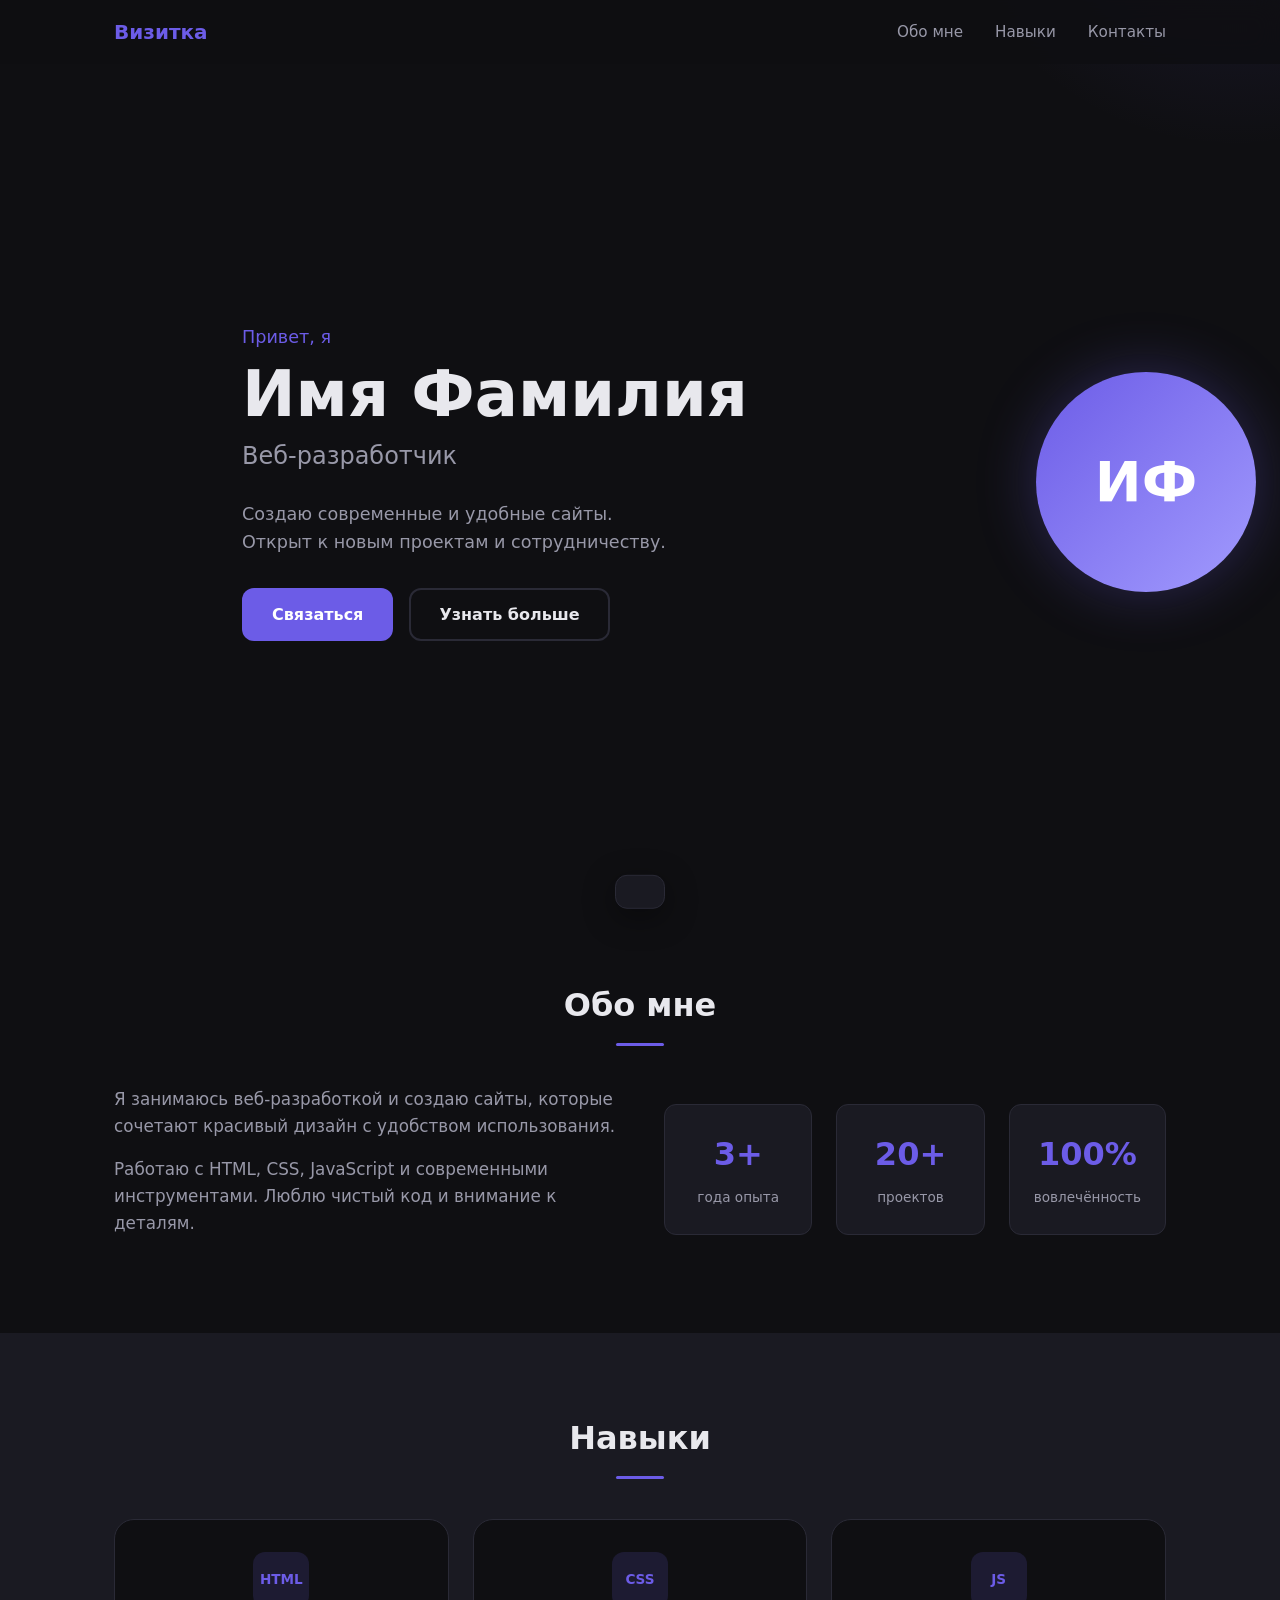
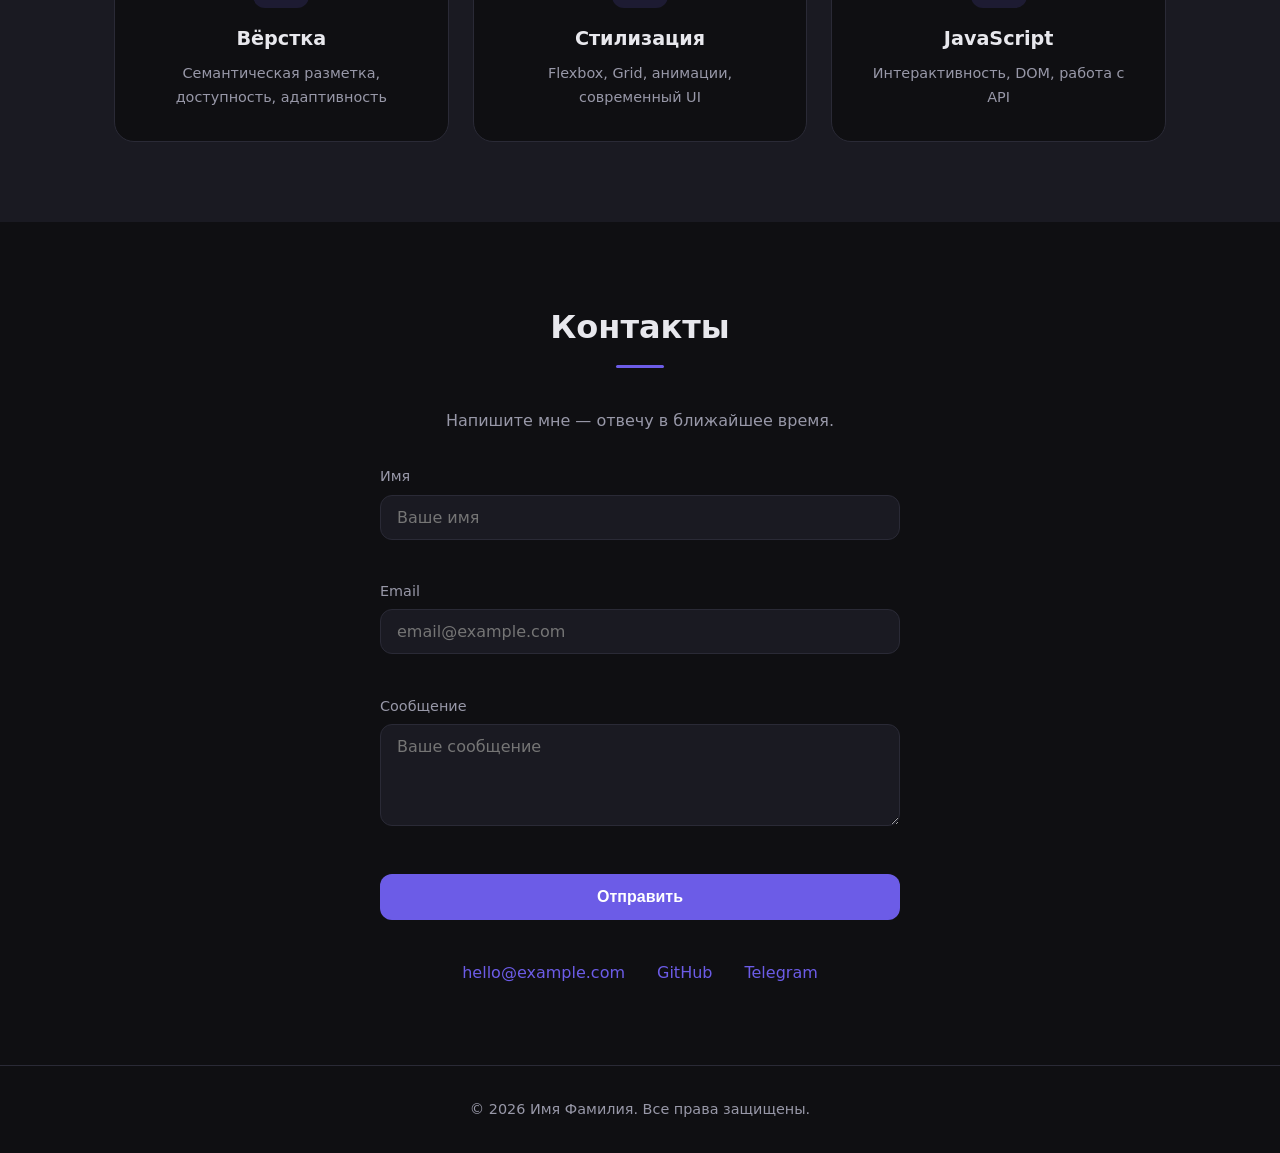
<file: index.html>
<!DOCTYPE html>
<html lang="ru">
<head>
  <meta charset="UTF-8">
  <meta name="viewport" content="width=device-width, initial-scale=1.0">
  <meta name="description" content="Персональный сайт-визитка">
  <title>Имя Фамилия — Визитка</title>
  <link rel="stylesheet" href="css/style.css">
</head>
<body>
  <header class="header" id="header">
    <nav class="nav container">
      <a href="#" class="nav__logo">Визитка</a>
      <button class="nav__toggle" id="nav-toggle" aria-label="Открыть меню">
        <span></span>
        <span></span>
        <span></span>
      </button>
      <ul class="nav__menu" id="nav-menu">
        <li><a href="#about" class="nav__link">Обо мне</a></li>
        <li><a href="#skills" class="nav__link">Навыки</a></li>
        <li><a href="#contact" class="nav__link">Контакты</a></li>
      </ul>
    </nav>
  </header>

  <main>
    <section class="hero" id="hero">
      <div class="hero__content container">
        <p class="hero__greeting">Привет, я</p>
        <h1 class="hero__title">Имя Фамилия</h1>
        <p class="hero__subtitle">Веб-разработчик</p>
        <p class="hero__description">
          Создаю современные и удобные сайты. Открыт к новым проектам и сотрудничеству.
        </p>
        <div class="hero__actions">
          <a href="#contact" class="btn btn--primary">Связаться</a>
          <a href="#about" class="btn btn--outline">Узнать больше</a>
        </div>
      </div>
      <div class="hero__avatar">
        <div class="hero__avatar-circle">
          <span>ИФ</span>
        </div>
      </div>
    </section>

    <section class="section about" id="about">
      <div class="container">
        <h2 class="section__title">Обо мне</h2>
        <div class="about__grid">
          <div class="about__text">
            <p>
              Я занимаюсь веб-разработкой и создаю сайты, которые сочетают
              красивый дизайн с удобством использования.
            </p>
            <p>
              Работаю с HTML, CSS, JavaScript и современными инструментами.
              Люблю чистый код и внимание к деталям.
            </p>
          </div>
          <ul class="about__facts">
            <li class="about__fact">
              <span class="about__fact-number">3+</span>
              <span class="about__fact-label">года опыта</span>
            </li>
            <li class="about__fact">
              <span class="about__fact-number">20+</span>
              <span class="about__fact-label">проектов</span>
            </li>
            <li class="about__fact">
              <span class="about__fact-number">100%</span>
              <span class="about__fact-label">вовлечённость</span>
            </li>
          </ul>
        </div>
      </div>
    </section>

    <section class="section skills" id="skills">
      <div class="container">
        <h2 class="section__title">Навыки</h2>
        <div class="skills__grid">
          <article class="skill-card">
            <div class="skill-card__icon">HTML</div>
            <h3 class="skill-card__title">Вёрстка</h3>
            <p class="skill-card__text">Семантическая разметка, доступность, адаптивность</p>
          </article>
          <article class="skill-card">
            <div class="skill-card__icon">CSS</div>
            <h3 class="skill-card__title">Стилизация</h3>
            <p class="skill-card__text">Flexbox, Grid, анимации, современный UI</p>
          </article>
          <article class="skill-card">
            <div class="skill-card__icon">JS</div>
            <h3 class="skill-card__title">JavaScript</h3>
            <p class="skill-card__text">Интерактивность, DOM, работа с API</p>
          </article>
        </div>
      </div>
    </section>

    <section class="section contact" id="contact">
      <div class="container">
        <h2 class="section__title">Контакты</h2>
        <p class="contact__intro">Напишите мне — отвечу в ближайшее время.</p>
        <form class="contact__form" id="contact-form" novalidate>
          <div class="form__group">
            <label for="name" class="form__label">Имя</label>
            <input type="text" id="name" name="name" class="form__input" placeholder="Ваше имя" required>
            <span class="form__error" id="name-error"></span>
          </div>
          <div class="form__group">
            <label for="email" class="form__label">Email</label>
            <input type="email" id="email" name="email" class="form__input" placeholder="email@example.com" required>
            <span class="form__error" id="email-error"></span>
          </div>
          <div class="form__group">
            <label for="message" class="form__label">Сообщение</label>
            <textarea id="message" name="message" class="form__input form__textarea" rows="4" placeholder="Ваше сообщение" required></textarea>
            <span class="form__error" id="message-error"></span>
          </div>
          <button type="submit" class="btn btn--primary btn--full">Отправить</button>
        </form>
        <div class="contact__links">
          <a href="mailto:hello@example.com" class="contact__link">hello@example.com</a>
          <a href="https://github.com" class="contact__link" target="_blank" rel="noopener noreferrer">GitHub</a>
          <a href="https://t.me" class="contact__link" target="_blank" rel="noopener noreferrer">Telegram</a>
        </div>
      </div>
    </section>
  </main>

  <footer class="footer">
    <div class="container">
      <p>&copy; <span id="year"></span> Имя Фамилия. Все права защищены.</p>
    </div>
  </footer>

  <div class="toast" id="toast" role="alert" aria-live="polite"></div>

  <script src="js/main.js"></script>
</body>
</html>
</file>
<file: css/style.css>
/* ===== Variables ===== */
:root {
  --color-bg: #0f0f12;
  --color-surface: #1a1a22;
  --color-surface-hover: #22222e;
  --color-text: #e8e8ed;
  --color-text-muted: #9898a8;
  --color-accent: #6c5ce7;
  --color-accent-hover: #7f6ff0;
  --color-border: #2a2a36;
  --font-sans: "Segoe UI", system-ui, -apple-system, sans-serif;
  --radius: 12px;
  --radius-lg: 20px;
  --shadow: 0 8px 32px rgba(0, 0, 0, 0.4);
  --transition: 0.25s ease;
  --header-height: 64px;
}

/* ===== Reset ===== */
*,
*::before,
*::after {
  box-sizing: border-box;
  margin: 0;
  padding: 0;
}

html {
  scroll-behavior: smooth;
}

body {
  font-family: var(--font-sans);
  background-color: var(--color-bg);
  color: var(--color-text);
  line-height: 1.6;
  min-height: 100vh;
}

a {
  color: inherit;
  text-decoration: none;
}

ul {
  list-style: none;
}

img {
  max-width: 100%;
  display: block;
}

/* ===== Layout ===== */
.container {
  width: 100%;
  max-width: 1100px;
  margin: 0 auto;
  padding: 0 1.5rem;
}

.section {
  padding: 5rem 0;
}

.section__title {
  font-size: 2rem;
  font-weight: 700;
  margin-bottom: 2.5rem;
  text-align: center;
  position: relative;
}

.section__title::after {
  content: "";
  display: block;
  width: 48px;
  height: 3px;
  background: var(--color-accent);
  margin: 0.75rem auto 0;
  border-radius: 2px;
}

/* ===== Header ===== */
.header {
  position: fixed;
  top: 0;
  left: 0;
  right: 0;
  z-index: 100;
  height: var(--header-height);
  background: rgba(15, 15, 18, 0.85);
  backdrop-filter: blur(12px);
  border-bottom: 1px solid transparent;
  transition: border-color var(--transition), box-shadow var(--transition);
}

.header--scrolled {
  border-bottom-color: var(--color-border);
  box-shadow: var(--shadow);
}

.nav {
  display: flex;
  align-items: center;
  justify-content: space-between;
  height: 100%;
}

.nav__logo {
  font-size: 1.25rem;
  font-weight: 700;
  color: var(--color-accent);
}

.nav__menu {
  display: flex;
  gap: 2rem;
}

.nav__link {
  font-size: 0.95rem;
  color: var(--color-text-muted);
  transition: color var(--transition);
  position: relative;
}

.nav__link::after {
  content: "";
  position: absolute;
  bottom: -4px;
  left: 0;
  width: 0;
  height: 2px;
  background: var(--color-accent);
  transition: width var(--transition);
}

.nav__link:hover,
.nav__link--active {
  color: var(--color-text);
}

.nav__link:hover::after,
.nav__link--active::after {
  width: 100%;
}

.nav__toggle {
  display: none;
  flex-direction: column;
  gap: 5px;
  background: none;
  border: none;
  cursor: pointer;
  padding: 4px;
}

.nav__toggle span {
  display: block;
  width: 24px;
  height: 2px;
  background: var(--color-text);
  transition: transform var(--transition), opacity var(--transition);
}

.nav__toggle--open span:nth-child(1) {
  transform: translateY(7px) rotate(45deg);
}

.nav__toggle--open span:nth-child(2) {
  opacity: 0;
}

.nav__toggle--open span:nth-child(3) {
  transform: translateY(-7px) rotate(-45deg);
}

/* ===== Hero ===== */
.hero {
  min-height: 100vh;
  display: flex;
  align-items: center;
  justify-content: center;
  gap: 4rem;
  padding: calc(var(--header-height) + 2rem) 1.5rem 2rem;
  position: relative;
  overflow: hidden;
}

.hero::before {
  content: "";
  position: absolute;
  top: -50%;
  right: -20%;
  width: 600px;
  height: 600px;
  background: radial-gradient(circle, rgba(108, 92, 231, 0.15) 0%, transparent 70%);
  pointer-events: none;
}

.hero__content {
  flex: 1;
  max-width: 560px;
}

.hero__greeting {
  font-size: 1.1rem;
  color: var(--color-accent);
  margin-bottom: 0.5rem;
  opacity: 0;
  animation: fadeUp 0.6s ease forwards;
}

.hero__title {
  font-size: clamp(2.5rem, 6vw, 4rem);
  font-weight: 800;
  line-height: 1.1;
  margin-bottom: 0.5rem;
  opacity: 0;
  animation: fadeUp 0.6s ease 0.1s forwards;
}

.hero__subtitle {
  font-size: 1.5rem;
  color: var(--color-text-muted);
  margin-bottom: 1.5rem;
  opacity: 0;
  animation: fadeUp 0.6s ease 0.2s forwards;
}

.hero__description {
  font-size: 1.1rem;
  color: var(--color-text-muted);
  margin-bottom: 2rem;
  max-width: 440px;
  opacity: 0;
  animation: fadeUp 0.6s ease 0.3s forwards;
}

.hero__actions {
  display: flex;
  gap: 1rem;
  flex-wrap: wrap;
  opacity: 0;
  animation: fadeUp 0.6s ease 0.4s forwards;
}

.hero__avatar {
  flex-shrink: 0;
  opacity: 0;
  animation: fadeUp 0.8s ease 0.3s forwards;
}

.hero__avatar-circle {
  width: 220px;
  height: 220px;
  border-radius: 50%;
  background: linear-gradient(135deg, var(--color-accent), #a29bfe);
  display: flex;
  align-items: center;
  justify-content: center;
  font-size: 3.5rem;
  font-weight: 700;
  color: #fff;
  box-shadow: 0 0 60px rgba(108, 92, 231, 0.3);
}

/* ===== Buttons ===== */
.btn {
  display: inline-flex;
  align-items: center;
  justify-content: center;
  padding: 0.75rem 1.75rem;
  border-radius: var(--radius);
  font-size: 1rem;
  font-weight: 600;
  border: 2px solid transparent;
  cursor: pointer;
  transition: background var(--transition), color var(--transition), border-color var(--transition), transform var(--transition);
}

.btn--primary {
  background: var(--color-accent);
  color: #fff;
}

.btn--primary:hover {
  background: var(--color-accent-hover);
  transform: translateY(-2px);
}

.btn--outline {
  background: transparent;
  color: var(--color-text);
  border-color: var(--color-border);
}

.btn--outline:hover {
  border-color: var(--color-accent);
  color: var(--color-accent);
}

.btn--full {
  width: 100%;
}

/* ===== About ===== */
.about__grid {
  display: grid;
  grid-template-columns: 1fr 1fr;
  gap: 3rem;
  align-items: center;
}

.about__text p {
  color: var(--color-text-muted);
  margin-bottom: 1rem;
  font-size: 1.05rem;
}

.about__facts {
  display: flex;
  gap: 1.5rem;
  justify-content: center;
}

.about__fact {
  text-align: center;
  padding: 1.5rem;
  background: var(--color-surface);
  border-radius: var(--radius);
  border: 1px solid var(--color-border);
  flex: 1;
  transition: transform var(--transition), border-color var(--transition);
}

.about__fact:hover {
  transform: translateY(-4px);
  border-color: var(--color-accent);
}

.about__fact-number {
  display: block;
  font-size: 2rem;
  font-weight: 800;
  color: var(--color-accent);
  margin-bottom: 0.25rem;
}

.about__fact-label {
  font-size: 0.85rem;
  color: var(--color-text-muted);
}

/* ===== Skills ===== */
.skills {
  background: var(--color-surface);
}

.skills__grid {
  display: grid;
  grid-template-columns: repeat(3, 1fr);
  gap: 1.5rem;
}

.skill-card {
  padding: 2rem;
  background: var(--color-bg);
  border-radius: var(--radius-lg);
  border: 1px solid var(--color-border);
  text-align: center;
  transition: transform var(--transition), border-color var(--transition), box-shadow var(--transition);
}

.skill-card:hover {
  transform: translateY(-6px);
  border-color: var(--color-accent);
  box-shadow: 0 12px 40px rgba(108, 92, 231, 0.15);
}

.skill-card__icon {
  display: inline-flex;
  align-items: center;
  justify-content: center;
  width: 56px;
  height: 56px;
  background: rgba(108, 92, 231, 0.15);
  color: var(--color-accent);
  border-radius: var(--radius);
  font-size: 0.85rem;
  font-weight: 700;
  margin-bottom: 1rem;
}

.skill-card__title {
  font-size: 1.2rem;
  margin-bottom: 0.5rem;
}

.skill-card__text {
  font-size: 0.9rem;
  color: var(--color-text-muted);
}

/* ===== Contact ===== */
.contact__intro {
  text-align: center;
  color: var(--color-text-muted);
  margin-bottom: 2rem;
}

.contact__form {
  max-width: 520px;
  margin: 0 auto 2.5rem;
}

.form__group {
  margin-bottom: 1.25rem;
}

.form__label {
  display: block;
  font-size: 0.9rem;
  margin-bottom: 0.4rem;
  color: var(--color-text-muted);
}

.form__input {
  width: 100%;
  padding: 0.75rem 1rem;
  background: var(--color-surface);
  border: 1px solid var(--color-border);
  border-radius: var(--radius);
  color: var(--color-text);
  font-family: inherit;
  font-size: 1rem;
  transition: border-color var(--transition), box-shadow var(--transition);
}

.form__input:focus {
  outline: none;
  border-color: var(--color-accent);
  box-shadow: 0 0 0 3px rgba(108, 92, 231, 0.2);
}

.form__input--error {
  border-color: #e74c3c;
}

.form__textarea {
  resize: vertical;
  min-height: 100px;
}

.form__error {
  display: block;
  font-size: 0.8rem;
  color: #e74c3c;
  margin-top: 0.3rem;
  min-height: 1.2em;
}

.contact__links {
  display: flex;
  justify-content: center;
  gap: 2rem;
  flex-wrap: wrap;
}

.contact__link {
  color: var(--color-accent);
  font-weight: 500;
  transition: color var(--transition);
}

.contact__link:hover {
  color: var(--color-accent-hover);
}

/* ===== Footer ===== */
.footer {
  padding: 2rem 0;
  border-top: 1px solid var(--color-border);
  text-align: center;
  color: var(--color-text-muted);
  font-size: 0.9rem;
}

/* ===== Toast ===== */
.toast {
  position: fixed;
  bottom: 2rem;
  left: 50%;
  transform: translateX(-50%) translateY(120%);
  background: var(--color-surface);
  color: var(--color-text);
  padding: 1rem 1.5rem;
  border-radius: var(--radius);
  border: 1px solid var(--color-border);
  box-shadow: var(--shadow);
  z-index: 200;
  transition: transform 0.4s ease;
  pointer-events: none;
}

.toast--visible {
  transform: translateX(-50%) translateY(0);
}

.toast--success {
  border-color: #2ecc71;
}

/* ===== Animations ===== */
@keyframes fadeUp {
  from {
    opacity: 0;
    transform: translateY(24px);
  }
  to {
    opacity: 1;
    transform: translateY(0);
  }
}

.fade-in {
  opacity: 0;
  transform: translateY(30px);
  transition: opacity 0.6s ease, transform 0.6s ease;
}

.fade-in--visible {
  opacity: 1;
  transform: translateY(0);
}

/* ===== Responsive ===== */
@media (max-width: 768px) {
  .nav__toggle {
    display: flex;
  }

  .nav__menu {
    position: fixed;
    top: var(--header-height);
    left: 0;
    right: 0;
    flex-direction: column;
    background: var(--color-bg);
    padding: 1.5rem;
    gap: 1rem;
    border-bottom: 1px solid var(--color-border);
    transform: translateY(-120%);
    opacity: 0;
    transition: transform var(--transition), opacity var(--transition);
    pointer-events: none;
  }

  .nav__menu--open {
    transform: translateY(0);
    opacity: 1;
    pointer-events: auto;
  }

  .hero {
    flex-direction: column-reverse;
    text-align: center;
    gap: 2rem;
    padding-top: calc(var(--header-height) + 3rem);
  }

  .hero__description {
    margin-left: auto;
    margin-right: auto;
  }

  .hero__actions {
    justify-content: center;
  }

  .hero__avatar-circle {
    width: 160px;
    height: 160px;
    font-size: 2.5rem;
  }

  .about__grid {
    grid-template-columns: 1fr;
    gap: 2rem;
  }

  .about__facts {
    flex-direction: column;
  }

  .skills__grid {
    grid-template-columns: 1fr;
  }
}
</file>
